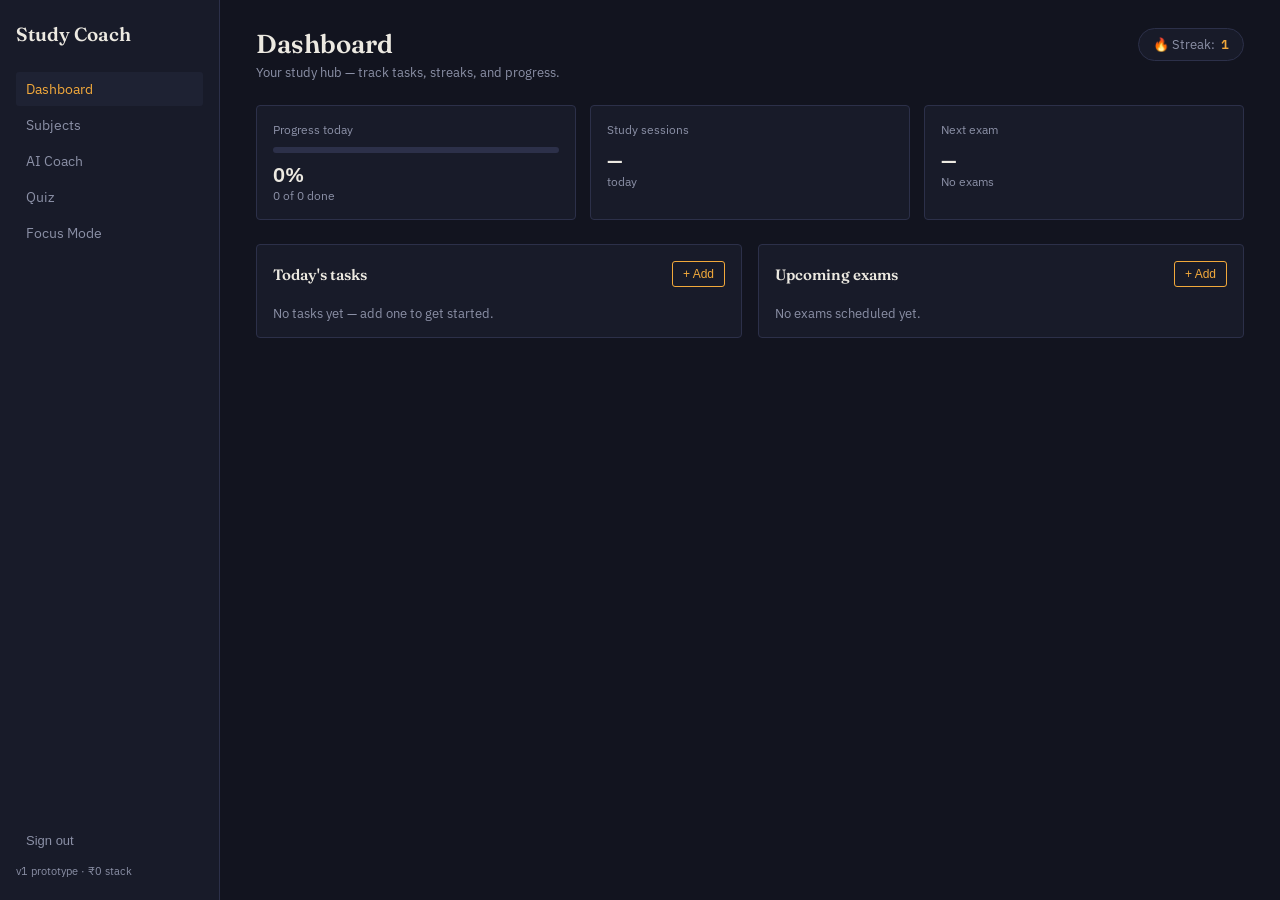
<file: index.html>
<!DOCTYPE html>
<html lang="en">
<head>
<meta charset="UTF-8" />
<meta name="viewport" content="width=device-width, initial-scale=1.0" />
<title>Study Coach — Dashboard</title>
<link rel="stylesheet" href="css/style.css" />
</head>
<body>

  <div class="app-shell">
    <aside class="sidebar">
      <div class="brand">Study Coach</div>
      <nav class="nav">
        <a href="index.html" class="nav-link active">Dashboard</a>
        <a href="subjects.html" class="nav-link">Subjects</a>
        <a href="coach.html" class="nav-link">AI Coach</a>
        <a href="quiz.html" class="nav-link">Quiz</a>
        <a href="focus.html" class="nav-link">Focus Mode</a>
      </nav>
      <div class="sidebar-foot">
        <button id="logout-btn" class="btn-text" style="width: 100%; text-align: left; padding: 8px 10px;">Sign out</button>
        <div style="font-size: 11px; color: var(--muted); margin-top: 8px;">v1 prototype · ₹0 stack</div>
      </div>
    </aside>

    <main class="main">
      <header class="topbar">
        <div>
          <h1>Dashboard</h1>
          <p class="subhead">Your study hub — track tasks, streaks, and progress.</p>
        </div>
        <div class="streak-pill">
          <span class="streak-label">🔥 Streak:</span>
          <span id="streak-count">0</span>
        </div>
      </header>

      <div class="stat-row">
        <div class="stat-card">
          <div class="stat-label">Progress today</div>
          <div class="progress-track">
            <div class="progress-fill" id="progress-fill"></div>
          </div>
          <div class="stat-value" id="progress-pct">0%</div>
          <div class="stat-sub" id="progress-text">0 of 0 done</div>
        </div>

        <div class="stat-card">
          <div class="stat-label">Study sessions</div>
          <div class="stat-value" id="session-stat">—</div>
          <div class="stat-sub" id="session-text">today</div>
        </div>

        <div class="stat-card">
          <div class="stat-label">Next exam</div>
          <div class="stat-value" id="next-exam-name">—</div>
          <div class="stat-sub" id="next-exam-days">No exams</div>
        </div>
      </div>

      <div class="board">
        <div class="panel">
          <div class="panel-head">
            <h2>Today's tasks</h2>
            <button class="btn-ghost" id="add-task-btn">+ Add</button>
          </div>
          <ul class="task-list" id="task-list"></ul>
          <p class="empty-note" id="tasks-empty">No tasks yet — add one to get started.</p>
        </div>

        <div class="panel">
          <div class="panel-head">
            <h2>Upcoming exams</h2>
            <button class="btn-ghost" id="add-exam-btn">+ Add</button>
          </div>
          <ul class="exam-list" id="exam-list"></ul>
          <p class="empty-note" id="exams-empty">No exams scheduled yet.</p>
        </div>
      </div>
    </main>
  </div>

  <!-- Add/edit task modal -->
  <div class="modal-backdrop" id="task-modal">
    <div class="modal modal-wide">
      <h3>Add task</h3>
      <label>What are you studying?</label>
      <input type="text" id="task-title" placeholder="e.g., Calculus Chapter 5" />
      <label>Subject</label>
      <select id="task-subject"></select>
      <label>Chapter</label>
      <select id="task-chapter"></select>
      <div class="modal-empty-note" id="task-empty-note">
        <strong>No subjects yet.</strong> <a href="subjects.html">Create one first</a>.
      </div>
      <div class="modal-actions">
        <button class="btn-text" id="close-task-modal">Cancel</button>
        <button class="btn-primary" id="save-task-btn">Add task</button>
      </div>
    </div>
  </div>

  <!-- Add/edit exam modal -->
  <div class="modal-backdrop" id="exam-modal">
    <div class="modal modal-wide">
      <h3>Add exam</h3>
      <label>Subject</label>
      <select id="exam-subject"></select>
      <label>Date</label>
      <input type="date" id="exam-date" />
      <div class="modal-empty-note" id="exam-empty-note">
        <strong>No subjects yet.</strong> <a href="subjects.html">Create one first</a>.
      </div>
      <div class="modal-actions">
        <button class="btn-text" id="close-exam-modal">Cancel</button>
        <button class="btn-primary" id="save-exam-btn">Add exam</button>
      </div>
    </div>
  </div>


  <script src="js/store.js"></script>
  <script src="js/app.js"></script>
</body>
</html>
</file>
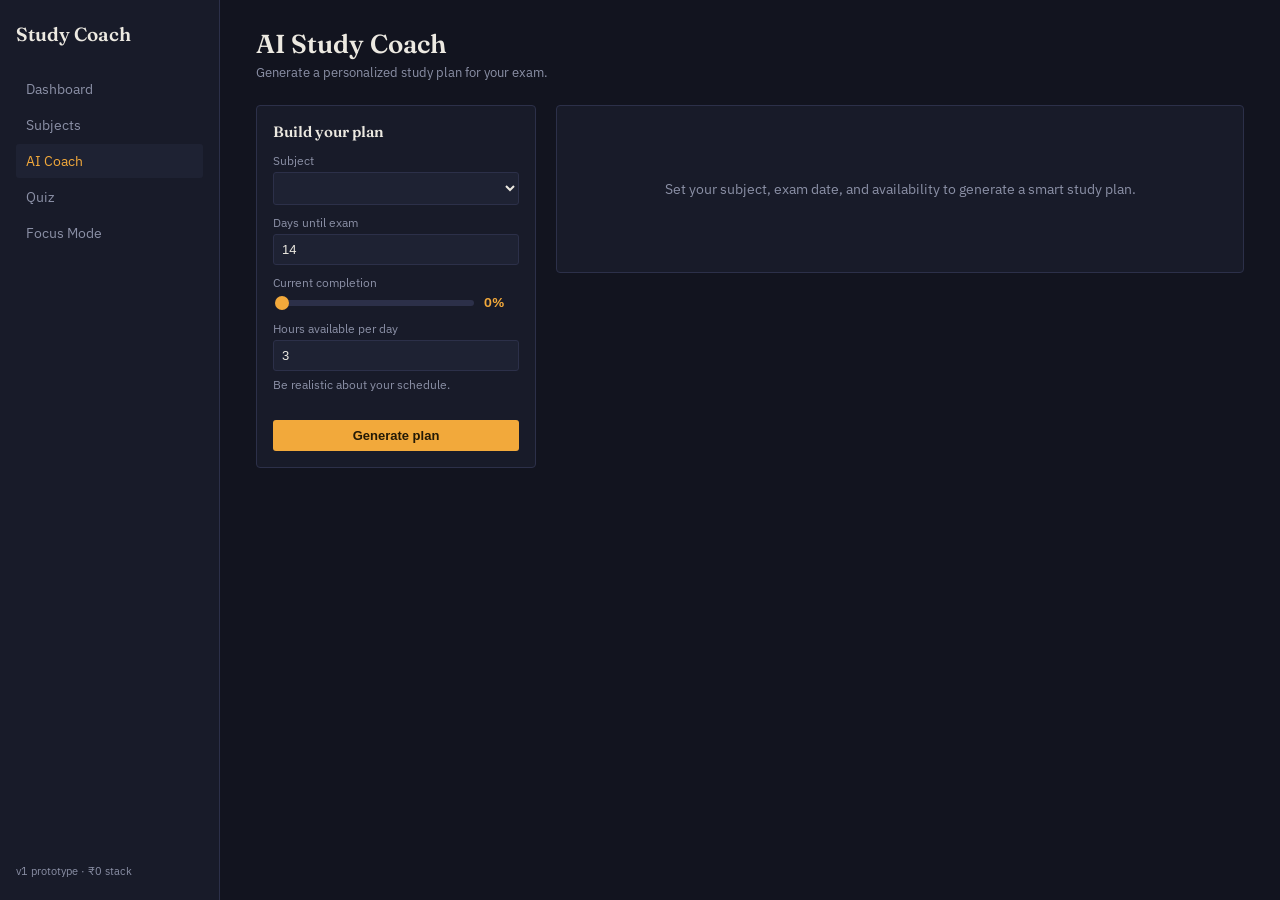
<file: coach.html>
<!DOCTYPE html>
<html lang="en">
<head>
<meta charset="UTF-8" />
<meta name="viewport" content="width=device-width, initial-scale=1.0" />
<title>Study Coach — AI Coach</title>
<link rel="stylesheet" href="css/style.css" />
</head>
<body>

  <div class="app-shell">
    <aside class="sidebar">
      <div class="brand">Study Coach</div>
      <nav class="nav">
        <a href="index.html" class="nav-link">Dashboard</a>
        <a href="subjects.html" class="nav-link">Subjects</a>
        <a href="coach.html" class="nav-link active">AI Coach</a>
        <a href="quiz.html" class="nav-link">Quiz</a>
        <a href="focus.html" class="nav-link">Focus Mode</a>
      </nav>
      <div class="sidebar-foot">v1 prototype · ₹0 stack</div>
    </aside>

    <main class="main">
      <header class="topbar">
        <div>
          <h1>AI Study Coach</h1>
          <p class="subhead">Generate a personalized study plan for your exam.</p>
        </div>
      </header>

      <div class="coach-layout">
        <div class="coach-panel">
          <h3>Build your plan</h3>

          <label>Subject</label>
          <select id="coach-subject">
            <option value="">Select a subject</option>
          </select>
          <div class="modal-empty-note" id="coach-empty-note" style="display: none;">
            <strong>No subjects yet.</strong> <a href="subjects.html">Create one first</a>.
          </div>

          <label>Days until exam</label>
          <input type="number" id="coach-days" min="1" max="365" value="14" />

          <label>Current completion</label>
          <div class="completion-input">
            <input type="range" id="coach-completion" min="0" max="100" value="0" />
            <span id="completion-pct">0%</span>
          </div>

          <label>Hours available per day</label>
          <input type="number" id="coach-hours" min="0.5" max="12" step="0.5" value="3" />
          <p class="form-hint">Be realistic about your schedule.</p>

          <button class="btn-primary" id="generate-plan-btn" style="width: 100%; margin-top: 16px;">Generate plan</button>
        </div>

        <div class="coach-plan-view" id="coach-empty" style="text-align: center; padding: 60px 40px;">
          <p style="color: var(--muted); font-size: 14px;">
            Set your subject, exam date, and availability to generate a smart study plan.
          </p>
        </div>
        <div class="coach-plan-view" id="coach-plan" style="display: none;"></div>
      </div>
    </main>
  </div>
  

  <script src="js/store.js"></script>
  <script src="js/coach.js"></script>
</body>
</html>
</file>
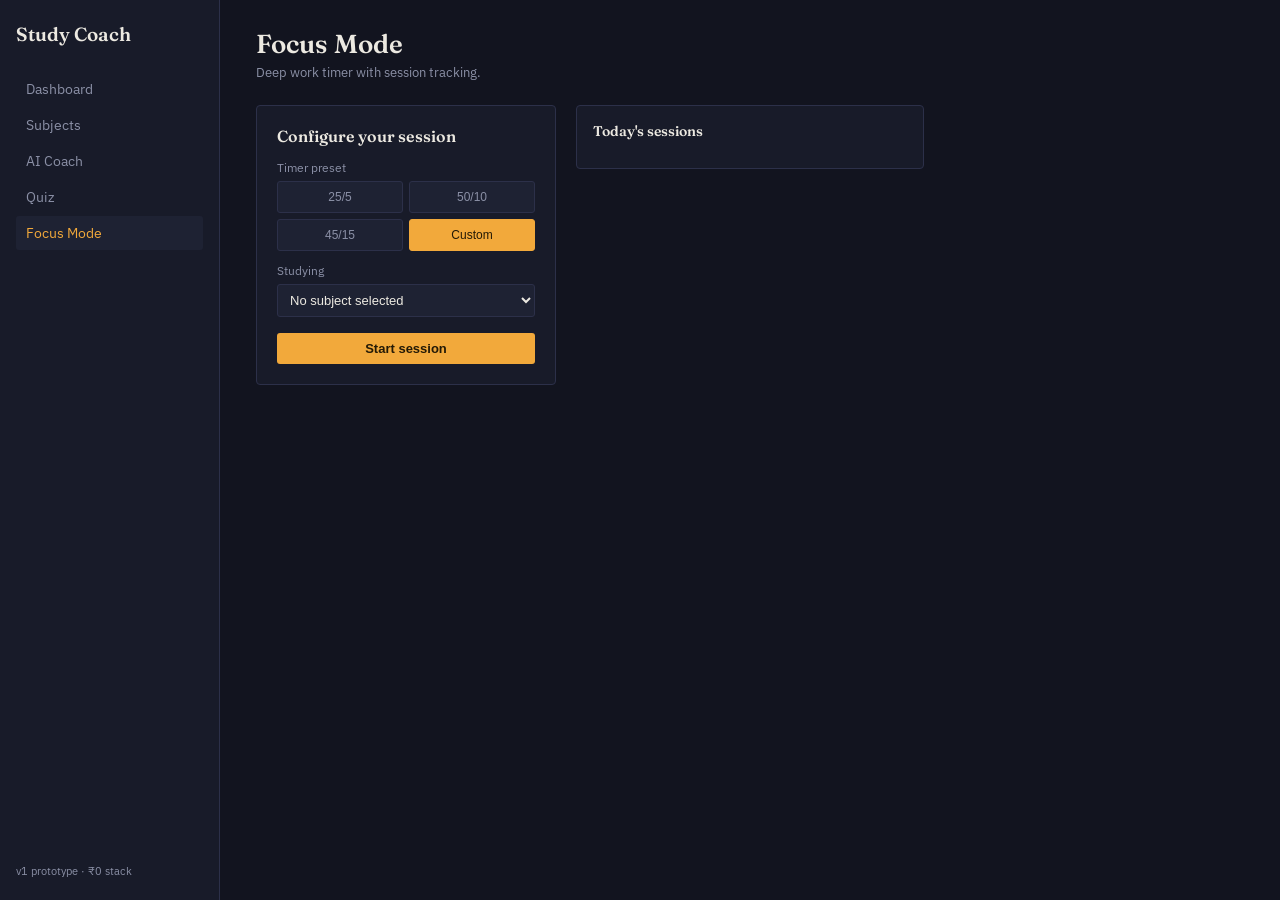
<file: focus.html>
<!DOCTYPE html>
<html lang="en">
<head>
<meta charset="UTF-8" />
<meta name="viewport" content="width=device-width, initial-scale=1.0" />
<title>Study Coach — Focus Mode</title>
<link rel="stylesheet" href="css/style.css" />
</head>
<body>

  <div class="app-shell">
    <aside class="sidebar">
      <div class="brand">Study Coach</div>
      <nav class="nav">
        <a href="index.html" class="nav-link">Dashboard</a>
        <a href="subjects.html" class="nav-link">Subjects</a>
        <a href="coach.html" class="nav-link">AI Coach</a>
        <a href="quiz.html" class="nav-link">Quiz</a>
        <a href="focus.html" class="nav-link active">Focus Mode</a>
      </nav>
      <div class="sidebar-foot">v1 prototype · ₹0 stack</div>
    </aside>

    <main class="main">
      <header class="topbar">
        <div>
          <h1>Focus Mode</h1>
          <p class="subhead">Deep work timer with session tracking.</p>
        </div>
      </header>

      <div class="focus-layout">
        <!-- Setup panel -->
        <div class="focus-setup" id="focus-setup">
          <h3>Configure your session</h3>

          <label>Timer preset</label>
          <div class="preset-buttons">
            <button class="preset-btn" data-work="25" data-break="5">25/5</button>
            <button class="preset-btn" data-work="50" data-break="10">50/10</button>
            <button class="preset-btn" data-work="45" data-break="15">45/15</button>
            <button class="preset-btn active" data-work="custom" data-break="custom">Custom</button>
          </div>

          <div class="custom-times" id="custom-times" style="display: none;">
            <label>Work (minutes)</label>
            <input type="number" id="work-minutes" min="1" max="120" value="25" />
            <label>Break (minutes)</label>
            <input type="number" id="break-minutes" min="1" max="60" value="5" />
          </div>

          <label>Studying</label>
          <select id="focus-subject">
            <option value="">No subject selected</option>
          </select>

          <button class="btn-primary" id="start-focus-btn" style="width: 100%; margin-top: 16px;">Start session</button>
        </div>

        <!-- Timer view -->
        <div class="focus-timer-view" id="focus-timer-view" style="display: none;">
          <div class="timer-card">
            <div class="timer-label" id="timer-label">Work</div>
            <div class="timer-display" id="timer-display">25:00</div>
            <div class="timer-subject" id="timer-subject"></div>
          </div>

          <div class="timer-controls">
            <button class="btn-text" id="timer-pause-btn">Pause</button>
            <button class="btn-ghost" id="timer-end-btn">End session</button>
          </div>

          <div class="session-info">
            <span id="session-count">Session 1</span>
            <span id="elapsed-time">0:00 elapsed</span>
          </div>
        </div>

        <!-- Session history -->
        <div class="focus-history">
          <h3>Today's sessions</h3>
          <ul class="session-list" id="session-list"></ul>
          <p class="empty-note" id="history-empty">No sessions yet — start one to begin tracking.</p>
        </div>
      </div>
    </main>
  </div>
  

  <script src="js/store.js"></script>
  <script src="js/focus.js"></script>
</body>
</html>
</file>
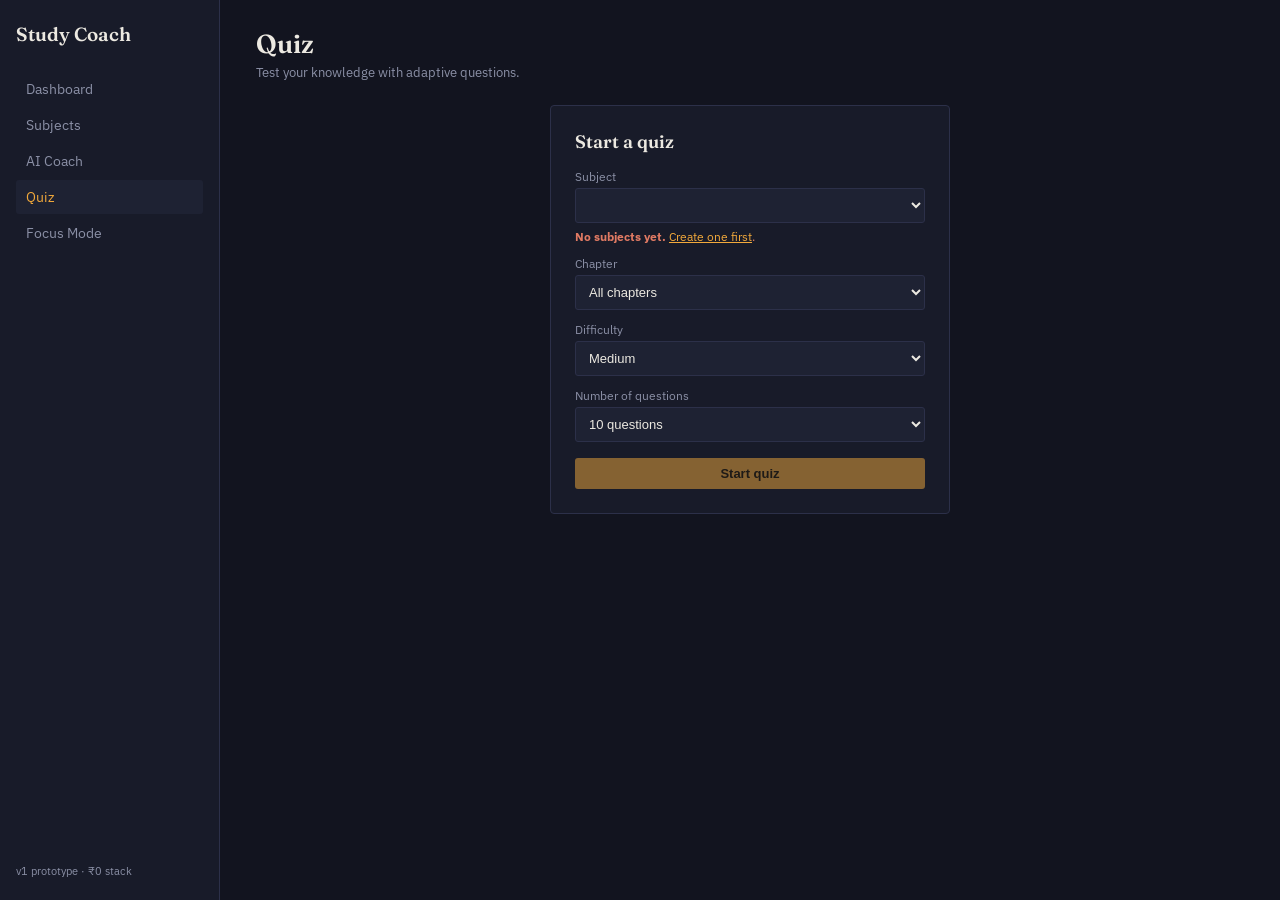
<file: quiz.html>
<!DOCTYPE html>
<html lang="en">
<head>
<meta charset="UTF-8" />
<meta name="viewport" content="width=device-width, initial-scale=1.0" />
<title>Study Coach — Quiz</title>
<link rel="stylesheet" href="css/style.css" />
</head>
<body>

  <div class="app-shell">
    <aside class="sidebar">
      <div class="brand">Study Coach</div>
      <nav class="nav">
        <a href="index.html" class="nav-link">Dashboard</a>
        <a href="subjects.html" class="nav-link">Subjects</a>
        <a href="coach.html" class="nav-link">AI Coach</a>
        <a href="quiz.html" class="nav-link active">Quiz</a>
        <a href="focus.html" class="nav-link">Focus Mode</a>
      </nav>
      <div class="sidebar-foot">v1 prototype · ₹0 stack</div>
    </aside>

    <main class="main">
      <header class="topbar">
        <div>
          <h1>Quiz</h1>
          <p class="subhead">Test your knowledge with adaptive questions.</p>
        </div>
      </header>

      <div class="quiz-layout">
        <!-- Setup -->
        <div class="quiz-setup" id="quiz-setup">
          <h3>Start a quiz</h3>

          <label>Subject</label>
          <select id="quiz-subject">
            <option value="">Select a subject</option>
          </select>
          <div class="modal-empty-note" id="quiz-no-subjects">
            <strong>No subjects yet.</strong> <a href="subjects.html">Create one first</a>.
          </div>

          <label>Chapter</label>
          <select id="quiz-chapter">
            <option value="">All chapters</option>
          </select>

          <label>Difficulty</label>
          <select id="quiz-difficulty">
            <option value="easy">Easy</option>
            <option value="medium" selected>Medium</option>
            <option value="hard">Hard</option>
          </select>

          <label>Number of questions</label>
          <select id="quiz-count">
            <option value="5">5 questions</option>
            <option value="10" selected>10 questions</option>
            <option value="15">15 questions</option>
            <option value="20">20 questions</option>
          </select>

          <button class="btn-primary" id="start-quiz-btn" style="width: 100%; margin-top: 16px;">Start quiz</button>
        </div>

        <!-- Quiz view -->
        <div class="quiz-view" id="quiz-view" style="display: none;">
          <div class="quiz-header">
            <h3>Quiz in progress</h3>
            <div class="quiz-progress">
              <span id="quiz-progress">1 of 10</span>
              <div class="quiz-progress-bar">
                <div class="quiz-progress-fill" id="quiz-progress-fill"></div>
              </div>
            </div>
          </div>

          <div class="quiz-question-card">
            <div class="question-number" id="question-number">Q1</div>
            <div class="question-text" id="question-text">Loading question...</div>
            <div class="question-options" id="question-options"></div>
            <div class="question-feedback" id="question-feedback" style="display: none;"></div>
          </div>

          <div class="quiz-actions">
            <button class="btn-text" id="quiz-back-btn">Back to setup</button>
            <button class="btn-primary" id="quiz-next-btn">Next question</button>
          </div>
        </div>

        <!-- Results -->
        <div class="quiz-results" id="quiz-results" style="display: none;">
          <div class="results-card">
            <h3>Quiz complete!</h3>
            <div class="results-score">
              <div class="score-circle">
                <div class="score-number" id="results-score">—</div>
              </div>
            </div>
            <p class="results-detail" id="results-detail">You answered all questions.</p>
            <div class="result-meta" id="results-breakdown"></div>
            <div class="results-actions">
              <button class="btn-ghost" id="retake-btn">Retake quiz</button>
              <button class="btn-primary" id="back-home-btn">Back to setup</button>
            </div>
          </div>
        </div>
      </div>
    </main>
  </div>
  

  <script src="js/store.js"></script>
  <script src="js/quiz.js"></script>
</body>
</html>
</file>
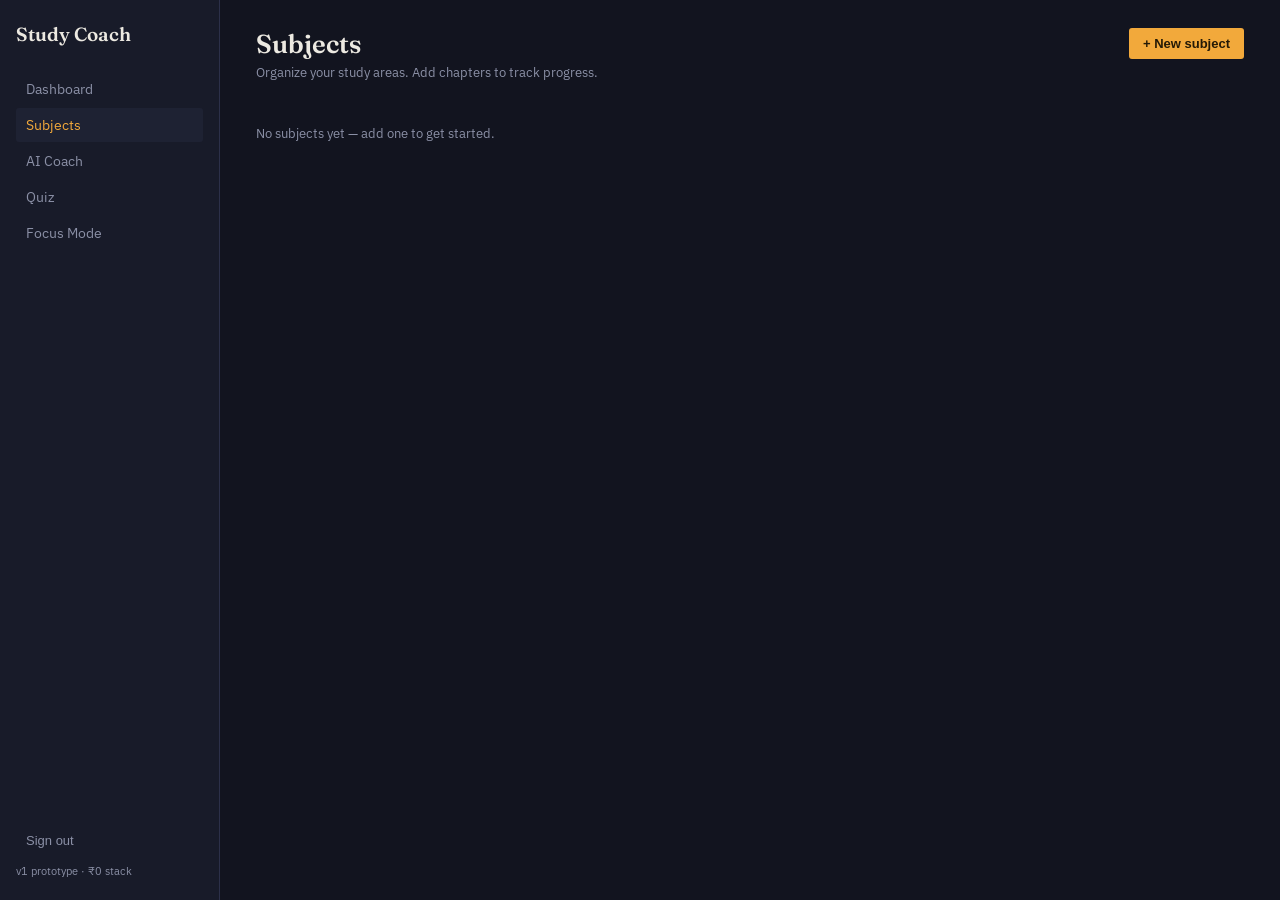
<file: subjects.html>
<!DOCTYPE html>
<html lang="en">
<head>
<meta charset="UTF-8" />
<meta name="viewport" content="width=device-width, initial-scale=1.0" />
<title>Study Coach — Subjects</title>
<link rel="stylesheet" href="css/style.css" />
</head>
<body>

  <div class="app-shell">
    <aside class="sidebar">
      <div class="brand">Study Coach</div>
      <nav class="nav">
        <a href="index.html" class="nav-link">Dashboard</a>
        <a href="subjects.html" class="nav-link active">Subjects</a>
        <a href="coach.html" class="nav-link">AI Coach</a>
        <a href="quiz.html" class="nav-link">Quiz</a>
        <a href="focus.html" class="nav-link">Focus Mode</a>
      </nav>
      <div class="sidebar-foot">
        <button id="logout-btn" class="btn-text" style="width: 100%; text-align: left; padding: 8px 10px;">Sign out</button>
        <div style="font-size: 11px; color: var(--muted); margin-top: 8px;">v1 prototype · ₹0 stack</div>
      </div>
    </aside>

    <main class="main">
      <header class="topbar">
        <div>
          <h1>Subjects</h1>
          <p class="subhead">Organize your study areas. Add chapters to track progress.</p>
        </div>
        <button class="btn-primary" id="add-subject-btn">+ New subject</button>
      </header>

      <div class="subject-grid" id="subject-grid"></div>
      <p class="empty-note" id="subjects-empty" style="margin-top: 20px;">No subjects yet — add one to get started.</p>
    </main>
  </div>

  <!-- Add/edit subject modal -->
  <div class="modal-backdrop" id="subject-modal">
    <div class="modal modal-wide">
      <h3 id="subject-modal-title">Add subject</h3>
      <label>Subject name</label>
      <input type="text" id="subject-name" placeholder="e.g., Physics, Literature" />
      <label>Chapters</label>
      <div class="chapter-rows" id="chapter-rows"></div>
      <button class="btn-text" id="add-chapter-btn" style="margin: 8px 0;">+ Add chapter</button>
      <div class="modal-actions">
        <button class="btn-text" id="close-subject-modal">Cancel</button>
        <button class="btn-primary" id="save-subject-btn">Save</button>
      </div>
    </div>
  </div>

  <script src="js/store.js"></script>
  <script src="js/subjects.js"></script>
</body>
</html>
</file>
<file: css/style.css>
@import url('https://fonts.googleapis.com/css2?family=Fraunces:opsz,wght@9..144,500;9..144,600&family=IBM+Plex+Sans:wght@400;500;600&display=swap');

:root {
  --ink: #12141f;
  --panel: #181b29;
  --panel-raised: #1e2233;
  --rule: #2c3049;
  --rule-soft: #232741;
  --paper: #ece9e1;
  --muted: #8b90a6;
  --amber: #f2a93b;
  --amber-dim: #7a5a24;
  --sage: #7fb69e;
  --rose: #e07a63;
}

* { box-sizing: border-box; }

body {
  margin: 0;
  background: var(--ink);
  color: var(--paper);
  font-family: 'IBM Plex Sans', sans-serif;
}

h1, h2, h3 {
  font-family: 'Fraunces', serif;
  font-weight: 600;
  margin: 0;
}

.app-shell {
  display: grid;
  grid-template-columns: 220px 1fr;
  min-height: 100vh;
}

/* Sidebar */
.sidebar {
  background: var(--panel);
  border-right: 1px solid var(--rule);
  padding: 22px 16px;
  display: flex;
  flex-direction: column;
}

.brand {
  font-family: 'Fraunces', serif;
  font-size: 19px;
  font-weight: 600;
  margin-bottom: 26px;
}

.nav {
  display: flex;
  flex-direction: column;
  gap: 2px;
}

.nav-link {
  color: var(--muted);
  text-decoration: none;
  font-size: 13.5px;
  padding: 8px 10px;
  border-radius: 3px;
  display: flex;
  justify-content: space-between;
  align-items: center;
}

.nav-link.active {
  background: var(--panel-raised);
  color: var(--amber);
}

.nav-link.disabled {
  color: #565b71;
  cursor: default;
}

.soon {
  font-size: 10px;
  border: 1px solid var(--rule);
  padding: 1px 5px;
  border-radius: 8px;
}

.sidebar-foot {
  margin-top: auto;
  font-size: 11px;
  color: var(--muted);
}

/* Main */
.main {
  padding: 28px 36px;
}

.topbar {
  display: flex;
  justify-content: space-between;
  align-items: flex-start;
  margin-bottom: 24px;
}

.topbar h1 {
  font-size: 26px;
}

.subhead {
  color: var(--muted);
  font-size: 13px;
  margin: 4px 0 0;
}

.streak-pill {
  display: flex;
  align-items: center;
  gap: 6px;
  background: var(--panel);
  border: 1px solid var(--rule);
  border-radius: 20px;
  padding: 7px 14px;
  font-size: 13px;
}

.streak-pill #streak-count {
  font-weight: 600;
  color: var(--amber);
}

.streak-label {
  color: var(--muted);
}

/* Stat row */
.stat-row {
  display: grid;
  grid-template-columns: repeat(3, 1fr);
  gap: 14px;
  margin-bottom: 24px;
}

.stat-card {
  background: var(--panel);
  border: 1px solid var(--rule);
  border-radius: 4px;
  padding: 16px;
}

.stat-label {
  font-size: 12px;
  color: var(--muted);
  margin-bottom: 10px;
}

.stat-value {
  font-size: 20px;
  font-weight: 600;
  margin-top: 8px;
}

.stat-sub {
  font-size: 11.5px;
  color: var(--muted);
}

.progress-track {
  height: 6px;
  background: var(--rule);
  border-radius: 3px;
  overflow: hidden;
}

.progress-fill {
  height: 100%;
  width: 0%;
  background: var(--sage);
  transition: width 0.3s ease;
}

/* Board */
.board {
  display: grid;
  grid-template-columns: 1fr 1fr;
  gap: 16px;
}

.panel {
  background: var(--panel);
  border: 1px solid var(--rule);
  border-radius: 4px;
  padding: 16px;
}

.panel-head {
  display: flex;
  justify-content: space-between;
  align-items: center;
  margin-bottom: 10px;
}

.panel-head h2 {
  font-size: 15px;
}

.btn-ghost {
  background: transparent;
  border: 1px solid var(--amber);
  color: var(--amber);
  border-radius: 3px;
  padding: 5px 10px;
  font-size: 12px;
  cursor: pointer;
}

.btn-primary {
  background: var(--amber);
  color: #241a06;
  border: none;
  border-radius: 3px;
  padding: 8px 14px;
  font-size: 13px;
  font-weight: 600;
  cursor: pointer;
}

.task-list, .exam-list {
  list-style: none;
  margin: 0;
  padding: 0;
  display: flex;
  flex-direction: column;
  gap: 6px;
}

.task-item, .exam-item {
  display: flex;
  align-items: center;
  gap: 10px;
  padding: 9px 8px;
  border-radius: 3px;
  background: var(--panel-raised);
  font-size: 13.5px;
}

.task-item input[type="checkbox"] {
  accent-color: var(--sage);
}

.task-item.done .task-title {
  text-decoration: line-through;
  color: var(--muted);
}

.task-title {
  flex: 1;
}

.task-subject-tag, .exam-days {
  font-size: 11px;
  color: var(--muted);
  border: 1px solid var(--rule);
  border-radius: 10px;
  padding: 2px 8px;
  white-space: nowrap;
}

.exam-days.soon-tag {
  color: var(--rose);
  border-color: var(--rose);
}

.exam-item {
  justify-content: space-between;
}

.empty-note {
  color: var(--muted);
  font-size: 12.5px;
  margin: 8px 0 0;
  display: none;
}

/* Modal */
.modal-backdrop {
  display: none;
  position: fixed;
  inset: 0;
  background: rgba(8, 9, 14, 0.6);
  align-items: center;
  justify-content: center;
  z-index: 10;
}

.modal-backdrop.open {
  display: flex;
}

.modal {
  background: var(--panel);
  border: 1px solid var(--rule);
  border-radius: 5px;
  padding: 20px;
  width: 320px;
  display: flex;
  flex-direction: column;
  gap: 6px;
}

.modal-wide {
  width: 380px;
}

.modal label {
  font-size: 12px;
  color: var(--muted);
  margin-top: 6px;
}

.modal input {
  background: var(--panel-raised);
  border: 1px solid var(--rule);
  color: var(--paper);
  border-radius: 3px;
  padding: 8px 9px;
  font-size: 13.5px;
}

.modal select {
  background: var(--panel-raised);
  border: 1px solid var(--rule);
  color: var(--paper);
  border-radius: 3px;
  padding: 8px 9px;
  font-size: 13.5px;
}

.modal-actions {
  display: flex;
  justify-content: flex-end;
  gap: 8px;
  margin-top: 14px;
}

.btn-text {
  background: none;
  border: none;
  color: var(--muted);
  font-size: 13px;
  cursor: pointer;
}

.modal-empty-note {
  display: none;
  font-size: 12px;
  color: var(--rose);
  margin-top: 6px;
}

.modal-empty-note a {
  color: var(--amber);
}

.opt-label {
  font-weight: 400;
  color: var(--muted);
  font-size: 11px;
}

.chapter-rows {
  display: flex;
  flex-direction: column;
  gap: 6px;
  margin-bottom: 8px;
}

.chapter-row {
  display: flex;
  gap: 6px;
  align-items: center;
}

.chapter-row input {
  flex: 1;
}

.chapter-row-remove {
  background: none;
  border: none;
  color: var(--muted);
  font-size: 16px;
  cursor: pointer;
  padding: 0 4px;
}

/* Subjects page */
.subject-grid {
  display: grid;
  grid-template-columns: repeat(auto-fill, minmax(230px, 1fr));
  gap: 14px;
}

.subject-card {
  background: var(--panel);
  border: 1px solid var(--rule);
  border-top: 3px solid var(--amber);
  border-radius: 4px;
  padding: 14px;
}

.subject-card-head {
  display: flex;
  justify-content: space-between;
  align-items: flex-start;
  margin-bottom: 10px;
}

.subject-card-head h3 {
  font-size: 15px;
}

.subject-card-actions {
  display: flex;
  gap: 8px;
}

.icon-btn {
  background: none;
  border: none;
  color: var(--muted);
  font-size: 11.5px;
  cursor: pointer;
  padding: 0;
}

.icon-btn:hover {
  color: var(--paper);
}

.chapter-chip-row {
  display: flex;
  flex-wrap: wrap;
  gap: 6px;
  margin-bottom: 10px;
}

.chapter-chip {
  font-size: 11px;
  background: var(--panel-raised);
  border: 1px solid var(--rule);
  border-radius: 10px;
  padding: 3px 9px;
  color: var(--paper);
}

.chapter-chip-empty {
  color: var(--muted);
}

.subject-progress-line {
  font-size: 12px;
  color: var(--muted);
}

/* AI Coach page */
.coach-layout {
  display: grid;
  grid-template-columns: 280px 1fr;
  gap: 20px;
  align-items: start;
}

.coach-panel {
  background: var(--panel);
  border: 1px solid var(--rule);
  border-radius: 4px;
  padding: 16px;
  height: fit-content;
  position: sticky;
  top: 20px;
}

.coach-panel h3 {
  font-size: 15px;
  margin: 0 0 12px;
}

.coach-panel label {
  font-size: 11.5px;
  color: var(--muted);
  display: block;
  margin-top: 10px;
  margin-bottom: 4px;
}

.coach-panel input, .coach-panel select {
  background: var(--panel-raised);
  border: 1px solid var(--rule);
  color: var(--paper);
  border-radius: 3px;
  padding: 7px 8px;
  font-size: 13px;
  width: 100%;
}

.completion-input {
  display: flex;
  gap: 8px;
  align-items: center;
  margin-top: 4px;
}

.completion-input input[type="range"] {
  flex: 1;
  padding: 0;
  height: 6px;
  appearance: none;
  background: var(--rule);
  border: none;
  border-radius: 3px;
  outline: none;
}

.completion-input input[type="range"]::-webkit-slider-thumb {
  appearance: none;
  width: 14px;
  height: 14px;
  background: var(--amber);
  border-radius: 50%;
  cursor: pointer;
}

.completion-input input[type="range"]::-moz-range-thumb {
  width: 14px;
  height: 14px;
  background: var(--amber);
  border: none;
  border-radius: 50%;
  cursor: pointer;
}

.completion-input span {
  font-size: 13px;
  color: var(--amber);
  font-weight: 600;
  min-width: 35px;
}

.form-hint {
  font-size: 11.5px;
  color: var(--muted);
  margin-top: 6px;
}

.form-hint a {
  color: var(--amber);
}

.coach-plan-view {
  background: var(--panel);
  border: 1px solid var(--rule);
  border-radius: 4px;
  padding: 20px;
}

.plan-header {
  margin-bottom: 18px;
}

.plan-header h3 {
  font-size: 18px;
  margin-bottom: 4px;
}

.plan-subtitle {
  font-size: 13px;
  color: var(--muted);
  line-height: 1.55;
  margin: 0;
}

.plan-timeline {
  display: flex;
  flex-direction: column;
  gap: 8px;
  margin-bottom: 20px;
  max-height: 60vh;
  overflow-y: auto;
  padding-right: 6px;
}

.plan-day-card {
  background: var(--panel-raised);
  border-left: 3px solid var(--amber);
  border-radius: 3px;
  padding: 10px 12px;
  font-size: 13px;
  transition: all 0.2s ease;
}

.plan-day-card.plan-day-first {
  border-top: 1px solid var(--sage);
}

.plan-day-card.plan-day-last {
  border-bottom: 1px solid var(--rose);
}

.plan-day-number {
  font-weight: 600;
  color: var(--paper);
  margin-bottom: 2px;
}

.plan-day-phase {
  font-size: 11px;
  color: var(--muted);
  margin-bottom: 4px;
}

.plan-day-rec {
  font-size: 12.5px;
  color: var(--paper);
  margin-bottom: 6px;
  line-height: 1.4;
}

.plan-day-stats {
  display: flex;
  gap: 12px;
  font-size: 11px;
}

.stat-hours {
  color: var(--amber);
  font-weight: 600;
}

.stat-progress {
  color: var(--sage);
}

.plan-notes {
  background: var(--rule);
  border-left: 2px solid var(--sage);
  border-radius: 3px;
  padding: 10px 12px;
  font-size: 12px;
  line-height: 1.5;
  margin-bottom: 14px;
}

.plan-notes p {
  margin: 0;
}

.coach-empty {
  background: var(--panel);
  border: 1px solid var(--rule);
  border-radius: 4px;
  padding: 40px 20px;
  text-align: center;
  color: var(--muted);
  font-size: 13.5px;
}

/* Quiz page */
.quiz-layout {
  display: flex;
  justify-content: center;
  align-items: flex-start;
}

.quiz-setup {
  background: var(--panel);
  border: 1px solid var(--rule);
  border-radius: 4px;
  padding: 24px;
  width: 100%;
  max-width: 400px;
}

.quiz-setup h3 {
  font-size: 18px;
  margin-bottom: 16px;
}

.quiz-setup label {
  font-size: 12px;
  color: var(--muted);
  display: block;
  margin-top: 12px;
  margin-bottom: 4px;
}

.quiz-setup input, .quiz-setup select {
  background: var(--panel-raised);
  border: 1px solid var(--rule);
  color: var(--paper);
  border-radius: 3px;
  padding: 8px 9px;
  font-size: 13px;
  width: 100%;
}

.quiz-view, .quiz-results {
  width: 100%;
  max-width: 700px;
}

.quiz-header {
  background: var(--panel);
  border: 1px solid var(--rule);
  border-radius: 4px 4px 0 0;
  padding: 16px;
  margin-bottom: 0;
}

.quiz-header h3 {
  font-size: 16px;
  margin-bottom: 4px;
}

.quiz-progress {
  font-size: 12px;
  color: var(--muted);
}

.quiz-progress-bar {
  height: 4px;
  background: var(--rule);
  border-radius: 2px;
  overflow: hidden;
  margin-top: 10px;
}

.quiz-progress-fill {
  height: 100%;
  background: var(--sage);
  width: 0%;
  transition: width 0.3s ease;
}

.quiz-question-card {
  background: var(--panel);
  border: 1px solid var(--rule);
  border-top: none;
  border-radius: 0 0 4px 4px;
  padding: 24px;
  margin-bottom: 16px;
}

.question-number {
  font-size: 12px;
  color: var(--amber);
  font-weight: 600;
  margin-bottom: 8px;
}

.question-text {
  font-size: 16px;
  font-weight: 500;
  margin-bottom: 18px;
  line-height: 1.5;
}

.question-options {
  display: flex;
  flex-direction: column;
  gap: 8px;
}

.option-button {
  background: var(--panel-raised);
  border: 2px solid var(--rule);
  color: var(--paper);
  border-radius: 4px;
  padding: 12px 14px;
  font-size: 13.5px;
  text-align: left;
  cursor: pointer;
  transition: all 0.2s ease;
}

.option-button:hover:not(:disabled) {
  border-color: var(--amber);
  background: var(--rule);
}

.option-button.selected {
  border-color: var(--amber);
  background: var(--panel-raised);
}

.option-button.correct {
  border-color: var(--sage);
  background: rgba(127, 182, 158, 0.1);
  color: var(--sage);
}

.option-button.incorrect {
  border-color: var(--rose);
  background: rgba(224, 122, 99, 0.1);
  color: var(--rose);
}

.option-button:disabled {
  cursor: default;
}

.question-feedback {
  margin-top: 16px;
  padding: 12px 14px;
  border-radius: 3px;
  font-size: 13px;
  font-weight: 500;
}

.feedback-correct {
  background: rgba(127, 182, 158, 0.1);
  color: var(--sage);
  border-left: 3px solid var(--sage);
}

.feedback-incorrect {
  background: rgba(224, 122, 99, 0.1);
  color: var(--rose);
  border-left: 3px solid var(--rose);
}

.quiz-actions {
  display: flex;
  gap: 10px;
  justify-content: space-between;
}

.quiz-results {
  margin-bottom: 0;
}

.results-card {
  background: var(--panel);
  border: 1px solid var(--rule);
  border-radius: 4px;
  padding: 32px 24px;
  text-align: center;
}

.results-card h3 {
  font-size: 20px;
  margin-bottom: 24px;
}

.results-score {
  margin-bottom: 24px;
}

.score-circle {
  width: 120px;
  height: 120px;
  border-radius: 50%;
  background: var(--panel-raised);
  border: 3px solid var(--amber);
  display: flex;
  align-items: center;
  justify-content: center;
  margin: 0 auto;
}

.score-number {
  font-size: 32px;
  font-weight: 600;
  color: var(--amber);
}

.results-detail {
  font-size: 14px;
  color: var(--muted);
  margin-bottom: 20px;
}

.result-meta {
  display: flex;
  gap: 16px;
  justify-content: center;
  font-size: 12px;
  color: var(--muted);
  margin: 16px 0;
  padding: 12px;
  background: var(--panel-raised);
  border-radius: 3px;
}

.results-actions {
  display: flex;
  gap: 10px;
  justify-content: center;
  margin-top: 20px;
}

/* Focus Mode page */
.focus-layout {
  display: grid;
  grid-template-columns: 300px 1fr 300px;
  gap: 20px;
  align-items: start;
}

.focus-setup {
  background: var(--panel);
  border: 1px solid var(--rule);
  border-radius: 4px;
  padding: 20px;
  height: fit-content;
  position: sticky;
  top: 20px;
}

.focus-setup h3 {
  font-size: 16px;
  margin: 0 0 14px;
}

.focus-setup label {
  font-size: 11.5px;
  color: var(--muted);
  display: block;
  margin-top: 12px;
  margin-bottom: 6px;
}

.focus-setup input, .focus-setup select {
  background: var(--panel-raised);
  border: 1px solid var(--rule);
  color: var(--paper);
  border-radius: 3px;
  padding: 7px 8px;
  font-size: 13px;
  width: 100%;
}

.preset-buttons {
  display: grid;
  grid-template-columns: 1fr 1fr;
  gap: 6px;
  margin-bottom: 8px;
}

.preset-btn {
  background: var(--panel-raised);
  border: 1px solid var(--rule);
  color: var(--muted);
  border-radius: 3px;
  padding: 8px 10px;
  font-size: 12px;
  cursor: pointer;
  transition: all 0.2s ease;
}

.preset-btn:hover {
  border-color: var(--amber);
  color: var(--paper);
}

.preset-btn.active {
  background: var(--amber);
  color: #241a06;
  border-color: var(--amber);
}

.custom-times {
  display: flex;
  flex-direction: column;
  gap: 6px;
  margin-bottom: 8px;
}

.custom-times label {
  margin-top: 0;
}

.focus-timer-view {
  display: flex;
  flex-direction: column;
  align-items: center;
  justify-content: center;
  gap: 20px;
  grid-column: 2;
}

.timer-card {
  background: var(--panel);
  border: 2px solid var(--amber);
  border-radius: 8px;
  padding: 40px;
  text-align: center;
  width: 100%;
  max-width: 500px;
}

.timer-label {
  font-size: 16px;
  font-weight: 600;
  color: var(--amber);
  margin-bottom: 16px;
}

.timer-label-work {
  color: var(--amber);
}

.timer-label-break {
  color: var(--sage);
}

.timer-display {
  font-family: 'Courier New', monospace;
  font-size: 72px;
  font-weight: 600;
  color: var(--paper);
  margin-bottom: 12px;
  letter-spacing: 2px;
}

.timer-subject {
  font-size: 14px;
  color: var(--muted);
}

.timer-controls {
  display: flex;
  gap: 12px;
  width: 100%;
  max-width: 500px;
  justify-content: center;
}

.timer-controls button {
  flex: 1;
}

.session-info {
  display: flex;
  gap: 20px;
  font-size: 13px;
  color: var(--muted);
}

.focus-history {
  background: var(--panel);
  border: 1px solid var(--rule);
  border-radius: 4px;
  padding: 16px;
  height: fit-content;
  position: sticky;
  top: 20px;
}

.focus-history h3 {
  font-size: 14px;
  margin: 0 0 12px;
}

.session-list {
  list-style: none;
  margin: 0;
  padding: 0;
  display: flex;
  flex-direction: column;
  gap: 8px;
}

.session-item {
  display: flex;
  justify-content: space-between;
  align-items: center;
  padding: 8px 10px;
  background: var(--panel-raised);
  border-radius: 3px;
  font-size: 12.5px;
}

.session-meta {
  font-size: 11px;
  color: var(--muted);
}

/* Responsive */
@media (max-width: 1200px) {
  .focus-layout {
    grid-template-columns: 1fr;
  }
  .focus-setup, .focus-history {
    position: static;
  }
  .focus-timer-view {
    grid-column: auto;
  }
}

@media (max-width: 900px) {
  .coach-layout {
    grid-template-columns: 1fr;
  }
  .coach-panel {
    position: static;
  }
}

@media (max-width: 760px) {
  .app-shell { grid-template-columns: 1fr; }
  .sidebar {
    flex-direction: row;
    align-items: center;
    border-right: none;
    border-bottom: 1px solid var(--rule);
    overflow-x: auto;
  }
  .sidebar-foot { display: none; }
  .nav { flex-direction: row; }
  .board, .stat-row { grid-template-columns: 1fr; }
  .main { padding: 18px; }
  .timer-display {
    font-size: 48px;
  }
  .timer-card {
    padding: 24px;
  }
}

:focus-visible {
  outline: 2px solid var(--amber);
  outline-offset: 2px;
}
</file>
